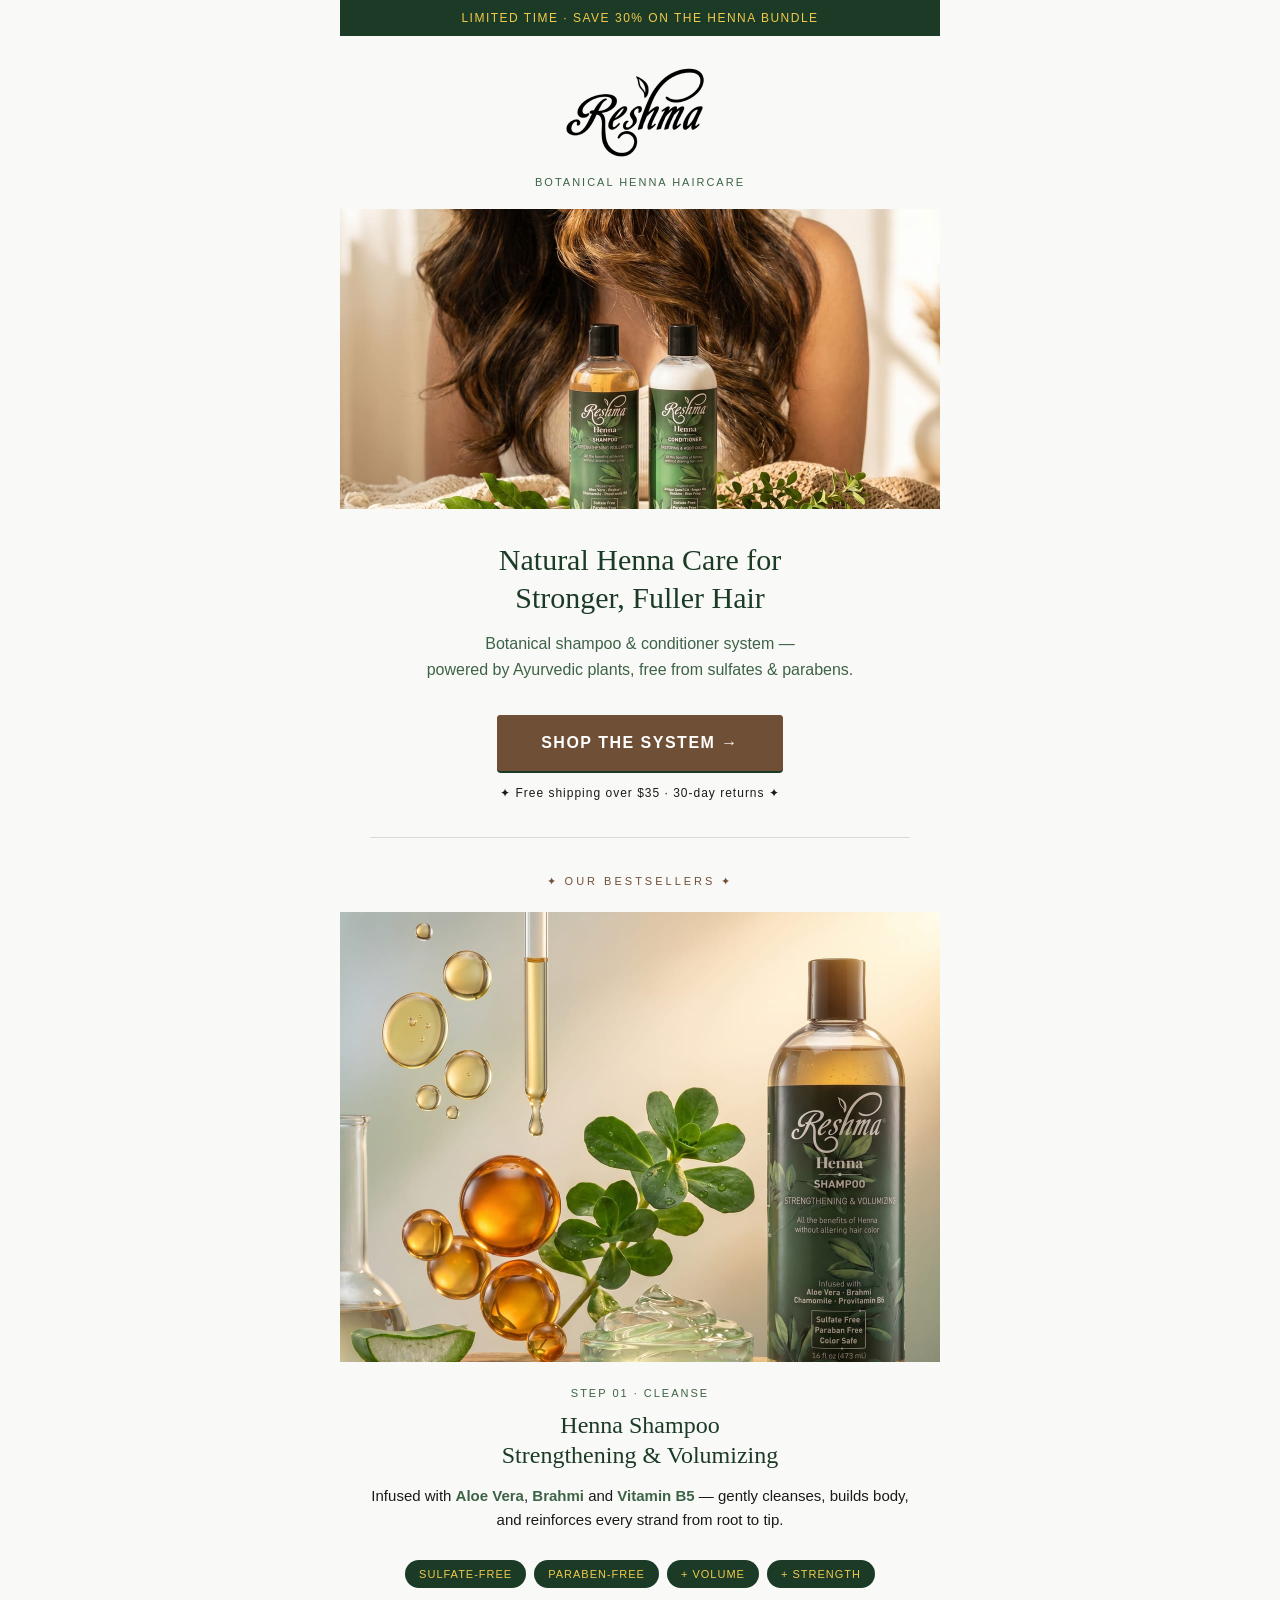
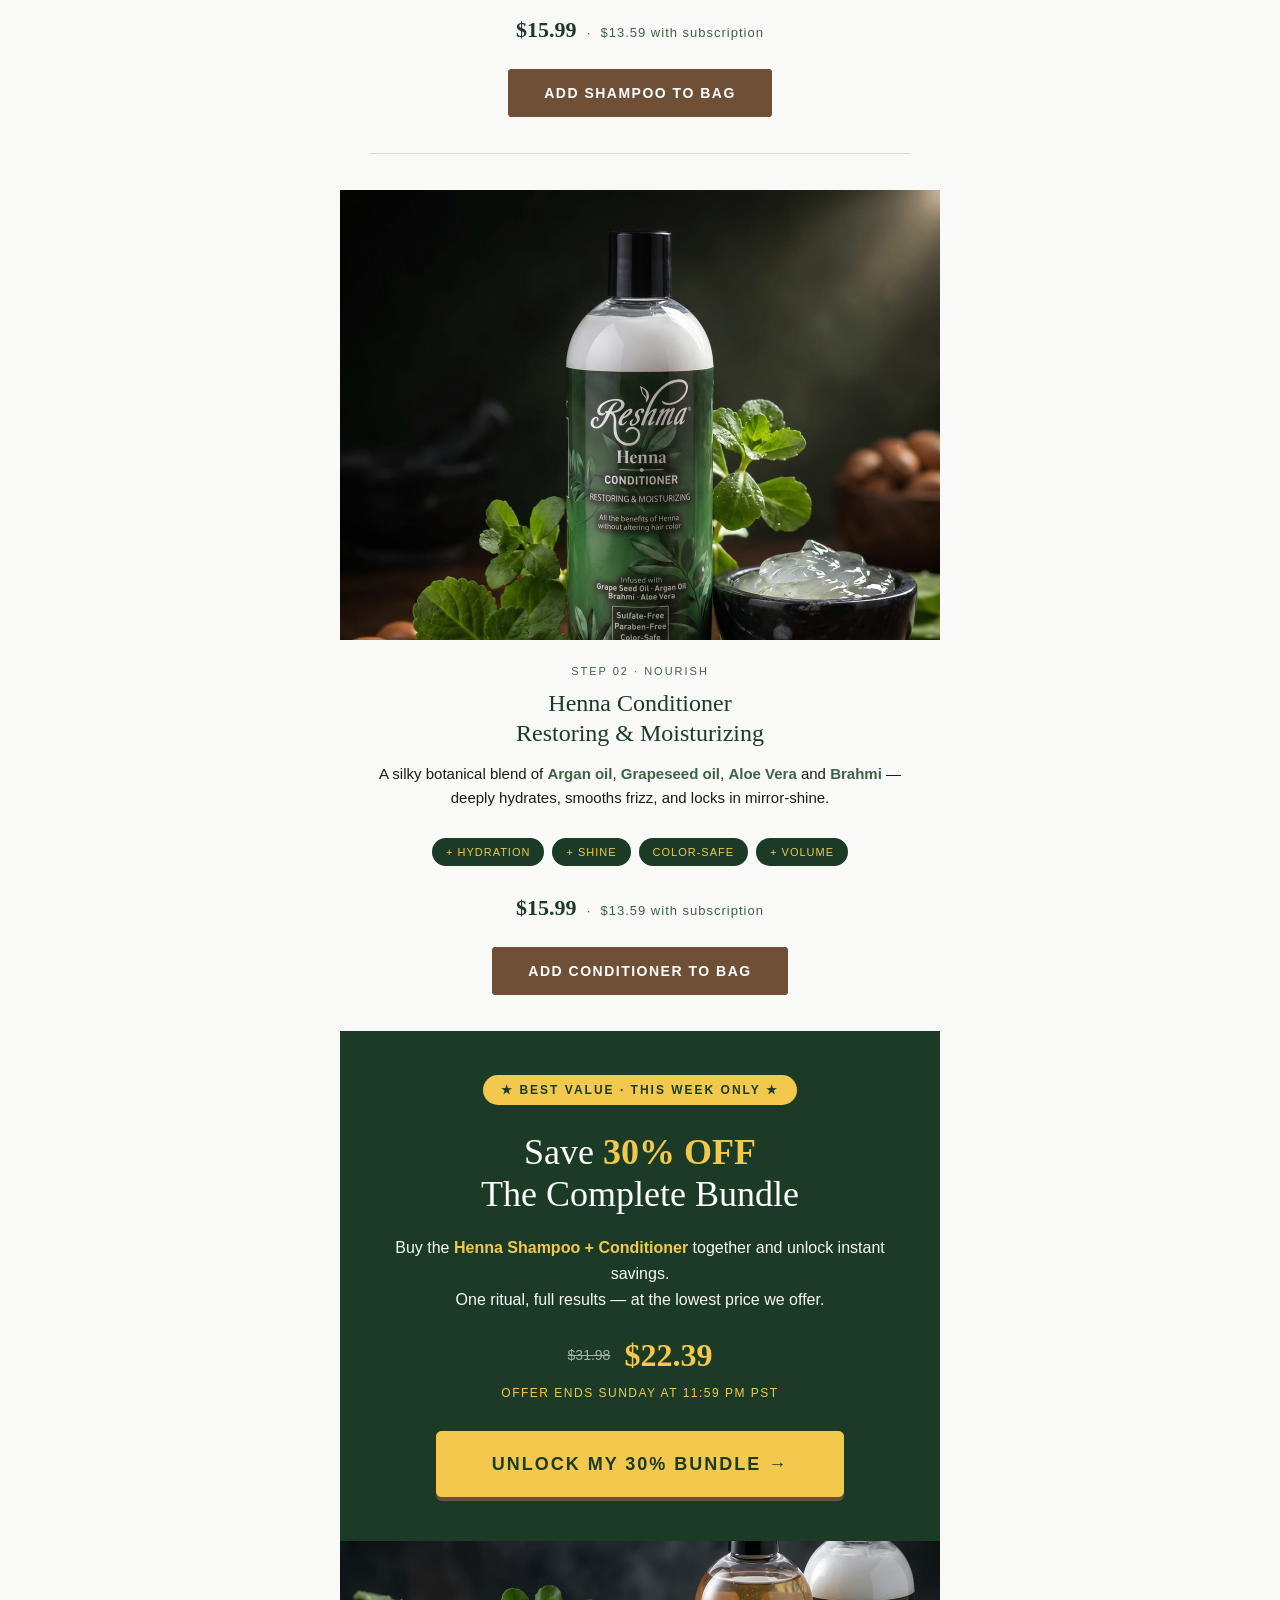
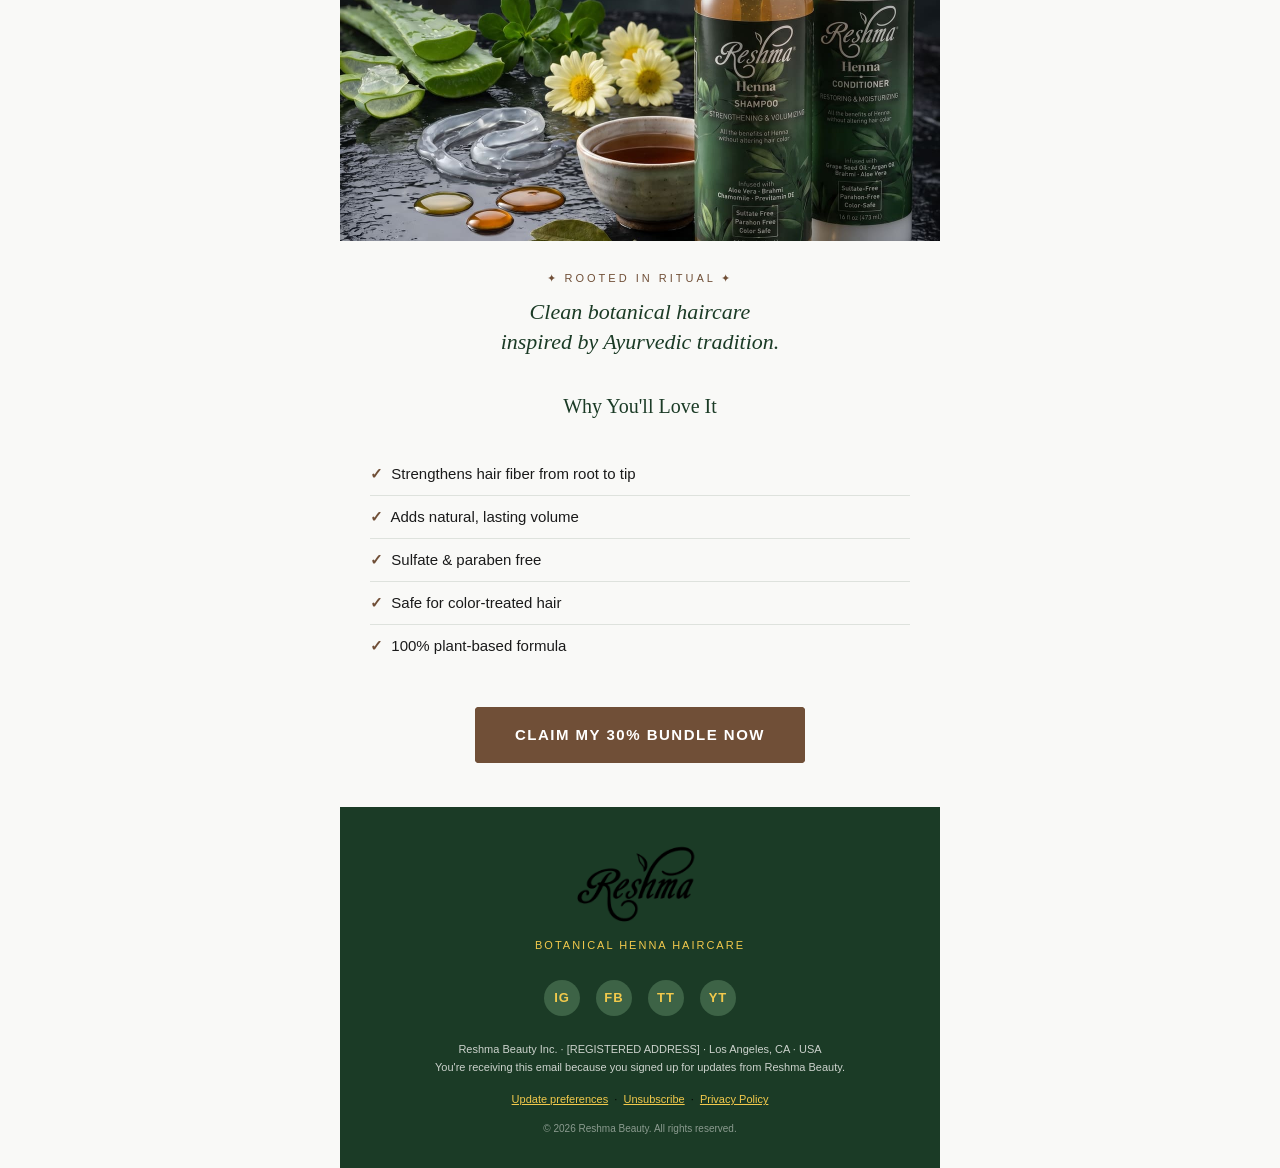
<file: index.html>
<!DOCTYPE html>
<html lang="en" xmlns="http://www.w3.org/1999/xhtml" xmlns:v="urn:schemas-microsoft-com:vml" xmlns:o="urn:schemas-microsoft-com:office:office">
<head>
<meta charset="UTF-8">
<meta name="viewport" content="width=device-width, initial-scale=1.0">
<meta http-equiv="X-UA-Compatible" content="IE=edge">
<meta name="x-apple-disable-message-reformatting">
<meta name="format-detection" content="telephone=no, date=no, address=no, email=no">
<title>Reshma Beauty – Henna Haircare</title>
<!--[if mso]>
<noscript>
<xml>
<o:OfficeDocumentSettings>
<o:PixelsPerInch>96</o:PixelsPerInch>
</o:OfficeDocumentSettings>
</xml>
</noscript>
<![endif]-->
<style type="text/css">
  body, table, td, a { -webkit-text-size-adjust:100%; -ms-text-size-adjust:100%; }
  table, td { mso-table-lspace:0pt; mso-table-rspace:0pt; }
  img { -ms-interpolation-mode:bicubic; border:0; outline:none; text-decoration:none; display:block; }
  body { margin:0 !important; padding:0 !important; width:100% !important; background-color:#F9F9F7; }
  a { text-decoration:none; }

  @media screen and (max-width: 600px) {
    .container { width:100% !important; max-width:100% !important; }
    .stack { display:block !important; width:100% !important; max-width:100% !important; }
    .px { padding-left:20px !important; padding-right:20px !important; }
    .py { padding-top:24px !important; padding-bottom:24px !important; }
    .h1 { font-size:26px !important; line-height:32px !important; }
    .h2 { font-size:22px !important; line-height:28px !important; }
    .h3 { font-size:18px !important; line-height:24px !important; }
    .body-text { font-size:15px !important; line-height:24px !important; }
    .cta { width:100% !important; display:block !important; }
    .cta a { display:block !important; width:100% !important; box-sizing:border-box !important; padding:18px 20px !important; font-size:17px !important; }
    .bundle-cta a { padding:22px 20px !important; font-size:19px !important; }
    .hero-img, .product-img, .lifestyle-img { width:100% !important; height:auto !important; }
    .price { font-size:20px !important; }
  }
</style>
</head>
<body style="margin:0; padding:0; background-color:#F9F9F7;">

<div style="display:none; max-height:0; overflow:hidden; mso-hide:all; font-size:1px; line-height:1px; color:#F9F9F7;">
  Stronger, fuller hair starts here. Save 30% on the Henna Shampoo + Conditioner bundle today.
</div>

<table role="presentation" border="0" cellspacing="0" cellpadding="0" width="100%" style="background-color:#F9F9F7;">
  <tr>
    <td align="center" style="padding:0;">

      <table role="presentation" border="0" cellspacing="0" cellpadding="0" width="600" class="container" style="width:600px; max-width:600px; background-color:#F9F9F7;">

        <tr>
          <td align="center" style="background-color:#1B3B26; padding:10px 20px; font-family:Helvetica, Arial, sans-serif; font-size:12px; line-height:16px; color:#F2C94C; letter-spacing:1.5px; text-transform:uppercase;">
            Limited Time · Save 30% on the Henna Bundle
          </td>
        </tr>

        <tr>
          <td align="center" class="px py" style="background-color:#F9F9F7; padding:28px 20px 20px 20px;">
            <table role="presentation" border="0" cellspacing="0" cellpadding="0" width="100%">
              <tr>
                <td align="center" style="padding:0;">
                  <img src="images/logo-reshma.png" width="200" alt="Reshma Beauty" style="display:block; margin:0 auto; max-width:200px; height:auto; border:0;">
                </td>
              </tr>
              <tr>
                <td align="center" style="padding-top:6px; font-family:Helvetica, Arial, sans-serif; font-size:11px; line-height:14px; color:#3D6346; letter-spacing:2px; text-transform:uppercase;">
                  Botanical Henna Haircare
                </td>
              </tr>
            </table>
          </td>
        </tr>

        <tr>
          <td align="center" style="background-color:#F9F9F7;">
            <img src="images/hero-banner.jpg" width="600" height="300" alt="Reshma Beauty Henna Haircare Hero" class="hero-img" style="width:100%; max-width:600px; height:auto; display:block;">
          </td>
        </tr>
        <tr>
          <td align="center" class="px" style="background-color:#F9F9F7; padding:32px 30px 8px 30px;">
            <table role="presentation" border="0" cellspacing="0" cellpadding="0" width="100%">
              <tr>
                <td align="center" class="h1" style="font-family:Georgia, 'Times New Roman', serif; font-size:30px; line-height:38px; color:#1B3B26; font-weight:normal;">
                  Natural Henna Care for<br>Stronger, Fuller Hair
                </td>
              </tr>
              <tr>
                <td align="center" class="body-text" style="padding-top:14px; font-family:Helvetica, Arial, sans-serif; font-size:16px; line-height:26px; color:#3D6346;">
                  Botanical shampoo &amp; conditioner system —<br>powered by Ayurvedic plants, free from sulfates &amp; parabens.
                </td>
              </tr>
            </table>
          </td>
        </tr>

        <tr>
          <td align="center" class="px" style="background-color:#F9F9F7; padding:24px 30px 36px 30px;">
            <table role="presentation" border="0" cellspacing="0" cellpadding="0" class="cta">
              <tr>
                <td align="center" bgcolor="#704F37" style="border-radius:4px; box-shadow:0 2px 0 #1B3B26;">
                  <a href="https://henna-pied.vercel.app/?utm_source=email&amp;utm_medium=newsletter&amp;utm_campaign=henna_bundle_30&amp;utm_content=hero_cta" target="_blank" style="display:inline-block; padding:18px 44px; font-family:Helvetica, Arial, sans-serif; font-size:16px; line-height:20px; font-weight:bold; color:#FFFFFF; background-color:#704F37; border-radius:4px; letter-spacing:1.5px; text-transform:uppercase; text-decoration:none;">
                    Shop The System &rarr;
                  </a>
                </td>
              </tr>
            </table>
            <table role="presentation" border="0" cellspacing="0" cellpadding="0" width="100%">
              <tr>
                <td align="center" style="padding-top:14px; font-family:Helvetica, Arial, sans-serif; font-size:12px; line-height:16px; color:#1A1A1A; letter-spacing:1px;">
                  &#10022; Free shipping over $35 &middot; 30-day returns &#10022;
                </td>
              </tr>
            </table>
          </td>
        </tr>

        <tr>
          <td align="center" style="background-color:#F9F9F7; padding:0 30px;">
            <table role="presentation" border="0" cellspacing="0" cellpadding="0" width="100%">
              <tr><td height="1" style="background-color:#1B3B26; opacity:0.15; line-height:1px; font-size:0;">&nbsp;</td></tr>
            </table>
          </td>
        </tr>

        <tr>
          <td align="center" class="px" style="background-color:#F9F9F7; padding:36px 30px 6px 30px; font-family:Helvetica, Arial, sans-serif; font-size:11px; line-height:14px; color:#704F37; letter-spacing:3px; text-transform:uppercase;">
            &#10022; Our Bestsellers &#10022;
          </td>
        </tr>

        <tr>
          <td align="center" style="background-color:#F9F9F7; padding-top:18px;">
            <img src="images/shampoo-bottle.jpg" width="600" height="450" alt="Henna Shampoo - Strengthening and Volumizing" class="product-img" style="width:100%; max-width:600px; height:auto; display:block;">
          </td>
        </tr>
        <tr>
          <td align="center" class="px" style="background-color:#F9F9F7; padding:24px 30px 4px 30px;">
            <table role="presentation" border="0" cellspacing="0" cellpadding="0" width="100%">
              <tr>
                <td align="center" style="font-family:Helvetica, Arial, sans-serif; font-size:11px; line-height:14px; color:#3D6346; letter-spacing:2px; text-transform:uppercase;">
                  Step 01 &middot; Cleanse
                </td>
              </tr>
              <tr>
                <td align="center" class="h2" style="padding-top:10px; font-family:Georgia, 'Times New Roman', serif; font-size:24px; line-height:30px; color:#1B3B26; font-weight:normal;">
                  Henna Shampoo<br>Strengthening &amp; Volumizing
                </td>
              </tr>
              <tr>
                <td align="center" class="body-text" style="padding-top:14px; font-family:Helvetica, Arial, sans-serif; font-size:15px; line-height:24px; color:#1A1A1A;">
                  Infused with <strong style="color:#3D6346;">Aloe Vera</strong>, <strong style="color:#3D6346;">Brahmi</strong> and <strong style="color:#3D6346;">Vitamin B5</strong> &mdash; gently cleanses, builds body, and reinforces every strand from root to tip.
                </td>
              </tr>
            </table>
          </td>
        </tr>

        <tr>
          <td align="center" class="px" style="background-color:#F9F9F7; padding:18px 30px 4px 30px;">
            <table role="presentation" border="0" cellspacing="0" cellpadding="0">
              <tr>
                <td align="center" style="padding:6px 4px;">
                  <table role="presentation" border="0" cellspacing="0" cellpadding="0">
                    <tr>
                      <td bgcolor="#1B3B26" style="border-radius:20px; padding:7px 14px; font-family:Helvetica, Arial, sans-serif; font-size:11px; line-height:14px; color:#F2C94C; letter-spacing:1px; text-transform:uppercase;">Sulfate-Free</td>
                    </tr>
                  </table>
                </td>
                <td align="center" style="padding:6px 4px;">
                  <table role="presentation" border="0" cellspacing="0" cellpadding="0">
                    <tr>
                      <td bgcolor="#1B3B26" style="border-radius:20px; padding:7px 14px; font-family:Helvetica, Arial, sans-serif; font-size:11px; line-height:14px; color:#F2C94C; letter-spacing:1px; text-transform:uppercase;">Paraben-Free</td>
                    </tr>
                  </table>
                </td>
                <td align="center" style="padding:6px 4px;">
                  <table role="presentation" border="0" cellspacing="0" cellpadding="0">
                    <tr>
                      <td bgcolor="#1B3B26" style="border-radius:20px; padding:7px 14px; font-family:Helvetica, Arial, sans-serif; font-size:11px; line-height:14px; color:#F2C94C; letter-spacing:1px; text-transform:uppercase;">+ Volume</td>
                    </tr>
                  </table>
                </td>
                <td align="center" style="padding:6px 4px;">
                  <table role="presentation" border="0" cellspacing="0" cellpadding="0">
                    <tr>
                      <td bgcolor="#1B3B26" style="border-radius:20px; padding:7px 14px; font-family:Helvetica, Arial, sans-serif; font-size:11px; line-height:14px; color:#F2C94C; letter-spacing:1px; text-transform:uppercase;">+ Strength</td>
                    </tr>
                  </table>
                </td>
              </tr>
            </table>
          </td>
        </tr>

        <tr>
          <td align="center" class="px" style="background-color:#F9F9F7; padding:18px 30px 8px 30px;">
            <table role="presentation" border="0" cellspacing="0" cellpadding="0" width="100%">
              <tr>
                <td align="center" class="price" style="font-family:Georgia, 'Times New Roman', serif; font-size:22px; line-height:28px; color:#1B3B26;">
                  <strong>$15.99</strong>
                  <span style="font-family:Helvetica, Arial, sans-serif; font-size:13px; color:#3D6346; letter-spacing:1px;">&nbsp;&middot;&nbsp; $13.59 with subscription</span>
                </td>
              </tr>
            </table>
          </td>
        </tr>
        <tr>
          <td align="center" class="px" style="background-color:#F9F9F7; padding:14px 30px 36px 30px;">
            <table role="presentation" border="0" cellspacing="0" cellpadding="0" class="cta">
              <tr>
                <td align="center" bgcolor="#704F37" style="border-radius:4px;">
                  <a href="https://henna-pied.vercel.app/?utm_source=email&amp;utm_medium=newsletter&amp;utm_campaign=henna_bundle_30&amp;utm_content=product_shampoo#products" target="_blank" style="display:inline-block; padding:15px 36px; font-family:Helvetica, Arial, sans-serif; font-size:14px; line-height:18px; font-weight:bold; color:#FFFFFF; background-color:#704F37; border-radius:4px; letter-spacing:1.5px; text-transform:uppercase; text-decoration:none;">
                    Add Shampoo to Bag
                  </a>
                </td>
              </tr>
            </table>
          </td>
        </tr>

        <tr>
          <td align="center" style="background-color:#F9F9F7; padding:0 30px;">
            <table role="presentation" border="0" cellspacing="0" cellpadding="0" width="100%">
              <tr><td height="1" style="background-color:#1B3B26; opacity:0.15; line-height:1px; font-size:0;">&nbsp;</td></tr>
            </table>
          </td>
        </tr>

        <tr>
          <td align="center" style="background-color:#F9F9F7; padding-top:36px;">
            <img src="images/conditioner-bottle.jpg" width="600" height="450" alt="Henna Conditioner - Restoring and Moisturizing" class="product-img" style="width:100%; max-width:600px; height:auto; display:block;">
          </td>
        </tr>
        <tr>
          <td align="center" class="px" style="background-color:#F9F9F7; padding:24px 30px 4px 30px;">
            <table role="presentation" border="0" cellspacing="0" cellpadding="0" width="100%">
              <tr>
                <td align="center" style="font-family:Helvetica, Arial, sans-serif; font-size:11px; line-height:14px; color:#3D6346; letter-spacing:2px; text-transform:uppercase;">
                  Step 02 &middot; Nourish
                </td>
              </tr>
              <tr>
                <td align="center" class="h2" style="padding-top:10px; font-family:Georgia, 'Times New Roman', serif; font-size:24px; line-height:30px; color:#1B3B26; font-weight:normal;">
                  Henna Conditioner<br>Restoring &amp; Moisturizing
                </td>
              </tr>
              <tr>
                <td align="center" class="body-text" style="padding-top:14px; font-family:Helvetica, Arial, sans-serif; font-size:15px; line-height:24px; color:#1A1A1A;">
                  A silky botanical blend of <strong style="color:#3D6346;">Argan oil</strong>, <strong style="color:#3D6346;">Grapeseed oil</strong>, <strong style="color:#3D6346;">Aloe Vera</strong> and <strong style="color:#3D6346;">Brahmi</strong> &mdash; deeply hydrates, smooths frizz, and locks in mirror-shine.
                </td>
              </tr>
            </table>
          </td>
        </tr>

        <tr>
          <td align="center" class="px" style="background-color:#F9F9F7; padding:18px 30px 4px 30px;">
            <table role="presentation" border="0" cellspacing="0" cellpadding="0">
              <tr>
                <td align="center" style="padding:6px 4px;">
                  <table role="presentation" border="0" cellspacing="0" cellpadding="0">
                    <tr>
                      <td bgcolor="#1B3B26" style="border-radius:20px; padding:7px 14px; font-family:Helvetica, Arial, sans-serif; font-size:11px; line-height:14px; color:#F2C94C; letter-spacing:1px; text-transform:uppercase;">+ Hydration</td>
                    </tr>
                  </table>
                </td>
                <td align="center" style="padding:6px 4px;">
                  <table role="presentation" border="0" cellspacing="0" cellpadding="0">
                    <tr>
                      <td bgcolor="#1B3B26" style="border-radius:20px; padding:7px 14px; font-family:Helvetica, Arial, sans-serif; font-size:11px; line-height:14px; color:#F2C94C; letter-spacing:1px; text-transform:uppercase;">+ Shine</td>
                    </tr>
                  </table>
                </td>
                <td align="center" style="padding:6px 4px;">
                  <table role="presentation" border="0" cellspacing="0" cellpadding="0">
                    <tr>
                      <td bgcolor="#1B3B26" style="border-radius:20px; padding:7px 14px; font-family:Helvetica, Arial, sans-serif; font-size:11px; line-height:14px; color:#F2C94C; letter-spacing:1px; text-transform:uppercase;">Color-Safe</td>
                    </tr>
                  </table>
                </td>
                <td align="center" style="padding:6px 4px;">
                  <table role="presentation" border="0" cellspacing="0" cellpadding="0">
                    <tr>
                      <td bgcolor="#1B3B26" style="border-radius:20px; padding:7px 14px; font-family:Helvetica, Arial, sans-serif; font-size:11px; line-height:14px; color:#F2C94C; letter-spacing:1px; text-transform:uppercase;">+ Volume</td>
                    </tr>
                  </table>
                </td>
              </tr>
            </table>
          </td>
        </tr>

        <tr>
          <td align="center" class="px" style="background-color:#F9F9F7; padding:18px 30px 8px 30px;">
            <table role="presentation" border="0" cellspacing="0" cellpadding="0" width="100%">
              <tr>
                <td align="center" class="price" style="font-family:Georgia, 'Times New Roman', serif; font-size:22px; line-height:28px; color:#1B3B26;">
                  <strong>$15.99</strong>
                  <span style="font-family:Helvetica, Arial, sans-serif; font-size:13px; color:#3D6346; letter-spacing:1px;">&nbsp;&middot;&nbsp; $13.59 with subscription</span>
                </td>
              </tr>
            </table>
          </td>
        </tr>
        <tr>
          <td align="center" class="px" style="background-color:#F9F9F7; padding:14px 30px 36px 30px;">
            <table role="presentation" border="0" cellspacing="0" cellpadding="0" class="cta">
              <tr>
                <td align="center" bgcolor="#704F37" style="border-radius:4px;">
                  <a href="https://henna-pied.vercel.app/?utm_source=email&amp;utm_medium=newsletter&amp;utm_campaign=henna_bundle_30&amp;utm_content=product_conditioner#products" target="_blank" style="display:inline-block; padding:15px 36px; font-family:Helvetica, Arial, sans-serif; font-size:14px; line-height:18px; font-weight:bold; color:#FFFFFF; background-color:#704F37; border-radius:4px; letter-spacing:1.5px; text-transform:uppercase; text-decoration:none;">
                    Add Conditioner to Bag
                  </a>
                </td>
              </tr>
            </table>
          </td>
        </tr>

        <tr>
          <td align="center" style="background-color:#1B3B26; padding:0;">
            <table role="presentation" border="0" cellspacing="0" cellpadding="0" width="100%">
              <tr>
                <td align="center" class="px" style="padding:44px 30px 8px 30px;">
                  <table role="presentation" border="0" cellspacing="0" cellpadding="0">
                    <tr>
                      <td bgcolor="#F2C94C" style="border-radius:30px; padding:8px 18px; font-family:Helvetica, Arial, sans-serif; font-size:12px; line-height:14px; color:#1B3B26; letter-spacing:2px; font-weight:bold; text-transform:uppercase;">
                        &#9733; Best Value &middot; This Week Only &#9733;
                      </td>
                    </tr>
                  </table>
                </td>
              </tr>
              <tr>
                <td align="center" class="px" style="padding:18px 30px 6px 30px;">
                  <div class="h1" style="font-family:Georgia, 'Times New Roman', serif; font-size:36px; line-height:42px; color:#FFFFFF; font-weight:normal;">
                    Save <span style="color:#F2C94C; font-weight:bold;">30% OFF</span><br>The Complete Bundle
                  </div>
                </td>
              </tr>
              <tr>
                <td align="center" class="px" style="padding:14px 30px 6px 30px;">
                  <div class="body-text" style="font-family:Helvetica, Arial, sans-serif; font-size:16px; line-height:26px; color:#F9F9F7;">
                    Buy the <strong style="color:#F2C94C;">Henna Shampoo + Conditioner</strong> together and unlock instant savings.<br>One ritual, full results &mdash; at the lowest price we offer.
                  </div>
                </td>
              </tr>
              <tr>
                <td align="center" class="px" style="padding:18px 30px 6px 30px;">
                  <table role="presentation" border="0" cellspacing="0" cellpadding="0">
                    <tr>
                      <td align="center" style="font-family:Helvetica, Arial, sans-serif; font-size:14px; color:#FFFFFF; padding-right:14px;">
                        <span style="text-decoration:line-through; opacity:0.6;">$31.98</span>
                      </td>
                      <td align="center" style="font-family:Georgia, 'Times New Roman', serif; font-size:32px; line-height:36px; color:#F2C94C; font-weight:bold;">
                        $22.39
                      </td>
                    </tr>
                  </table>
                </td>
              </tr>
              <tr>
                <td align="center" class="px" style="padding:6px 30px 8px 30px; font-family:Helvetica, Arial, sans-serif; font-size:12px; line-height:16px; color:#F2C94C; letter-spacing:1.5px; text-transform:uppercase;">
                  Offer ends Sunday at 11:59 PM PST
                </td>
              </tr>
              <tr>
                <td align="center" class="px" style="padding:22px 30px 44px 30px;">
                  <table role="presentation" border="0" cellspacing="0" cellpadding="0" class="cta bundle-cta">
                    <tr>
                      <td align="center" bgcolor="#F2C94C" style="border-radius:6px; box-shadow:0 4px 0 #704F37;">
                        <a href="https://henna-pied.vercel.app/?utm_source=email&amp;utm_medium=newsletter&amp;utm_campaign=henna_bundle_30&amp;utm_content=bundle_primary#bundle" target="_blank" style="display:inline-block; padding:22px 56px; font-family:Helvetica, Arial, sans-serif; font-size:18px; line-height:22px; font-weight:bold; color:#1B3B26; background-color:#F2C94C; border-radius:6px; letter-spacing:2px; text-transform:uppercase; text-decoration:none;">
                          Unlock My 30% Bundle &rarr;
                        </a>
                      </td>
                    </tr>
                  </table>
                </td>
              </tr>
            </table>
          </td>
        </tr>

        <tr>
          <td align="center" style="background-color:#F9F9F7; padding-top:0;">
            <img src="images/botanical-lifestyle.jpg" width="600" height="300" alt="Botanical Ayurvedic Lifestyle" class="lifestyle-img" style="width:100%; max-width:600px; height:auto; display:block;">
          </td>
        </tr>
        <tr>
          <td align="center" class="px" style="background-color:#F9F9F7; padding:30px 30px 36px 30px;">
            <table role="presentation" border="0" cellspacing="0" cellpadding="0" width="100%">
              <tr>
                <td align="center" style="font-family:Helvetica, Arial, sans-serif; font-size:11px; line-height:14px; color:#704F37; letter-spacing:3px; text-transform:uppercase;">
                  &#10022; Rooted in Ritual &#10022;
                </td>
              </tr>
              <tr>
                <td align="center" class="h2" style="padding-top:12px; font-family:Georgia, 'Times New Roman', serif; font-size:22px; line-height:30px; color:#1B3B26; font-weight:normal; font-style:italic;">
                  Clean botanical haircare<br>inspired by Ayurvedic tradition.
                </td>
              </tr>
            </table>
          </td>
        </tr>

        <tr>
          <td align="center" class="px" style="background-color:#F9F9F7; padding:0 30px 16px 30px;">
            <table role="presentation" border="0" cellspacing="0" cellpadding="0" width="100%">
              <tr>
                <td align="center" class="h3" style="font-family:Georgia, 'Times New Roman', serif; font-size:20px; line-height:26px; color:#1B3B26; font-weight:normal; padding-bottom:18px;">
                  Why You'll Love It
                </td>
              </tr>
            </table>
          </td>
        </tr>
        <tr>
          <td align="center" class="px" style="background-color:#F9F9F7; padding:0 30px 16px 30px;">
            <table role="presentation" border="0" cellspacing="0" cellpadding="0" width="100%">
              <tr>
                <td style="padding:10px 0; border-bottom:1px solid rgba(27,59,38,0.12); font-family:Helvetica, Arial, sans-serif; font-size:15px; line-height:22px; color:#1A1A1A;">
                  <span style="color:#704F37; font-weight:bold;">&#10003;</span> &nbsp;Strengthens hair fiber from root to tip
                </td>
              </tr>
              <tr>
                <td style="padding:10px 0; border-bottom:1px solid rgba(27,59,38,0.12); font-family:Helvetica, Arial, sans-serif; font-size:15px; line-height:22px; color:#1A1A1A;">
                  <span style="color:#704F37; font-weight:bold;">&#10003;</span> &nbsp;Adds natural, lasting volume
                </td>
              </tr>
              <tr>
                <td style="padding:10px 0; border-bottom:1px solid rgba(27,59,38,0.12); font-family:Helvetica, Arial, sans-serif; font-size:15px; line-height:22px; color:#1A1A1A;">
                  <span style="color:#704F37; font-weight:bold;">&#10003;</span> &nbsp;Sulfate &amp; paraben free
                </td>
              </tr>
              <tr>
                <td style="padding:10px 0; border-bottom:1px solid rgba(27,59,38,0.12); font-family:Helvetica, Arial, sans-serif; font-size:15px; line-height:22px; color:#1A1A1A;">
                  <span style="color:#704F37; font-weight:bold;">&#10003;</span> &nbsp;Safe for color-treated hair
                </td>
              </tr>
              <tr>
                <td style="padding:10px 0; font-family:Helvetica, Arial, sans-serif; font-size:15px; line-height:22px; color:#1A1A1A;">
                  <span style="color:#704F37; font-weight:bold;">&#10003;</span> &nbsp;100% plant-based formula
                </td>
              </tr>
            </table>
          </td>
        </tr>

        <tr>
          <td align="center" class="px" style="background-color:#F9F9F7; padding:24px 30px 44px 30px;">
            <table role="presentation" border="0" cellspacing="0" cellpadding="0" class="cta">
              <tr>
                <td align="center" bgcolor="#704F37" style="border-radius:4px;">
                  <a href="https://henna-pied.vercel.app/?utm_source=email&amp;utm_medium=newsletter&amp;utm_campaign=henna_bundle_30&amp;utm_content=bundle_reinforce#bundle" target="_blank" style="display:inline-block; padding:18px 40px; font-family:Helvetica, Arial, sans-serif; font-size:15px; line-height:20px; font-weight:bold; color:#FFFFFF; background-color:#704F37; border-radius:4px; letter-spacing:1.5px; text-transform:uppercase; text-decoration:none;">
                    Claim My 30% Bundle Now
                  </a>
                </td>
              </tr>
            </table>
          </td>
        </tr>

        <tr>
          <td align="center" style="background-color:#1B3B26; padding:36px 30px 20px 30px;">
            <table role="presentation" border="0" cellspacing="0" cellpadding="0" width="100%">
              <tr>
                <td align="center" style="padding:0;">
                  <img src="images/logo-reshma.png" width="170" alt="Reshma Beauty" style="display:block; margin:0 auto; max-width:170px; height:auto; border:0;">
                </td>
              </tr>
              <tr>
                <td align="center" style="padding-top:6px; font-family:Helvetica, Arial, sans-serif; font-size:11px; line-height:14px; color:#F2C94C; letter-spacing:2px; text-transform:uppercase;">
                  Botanical Henna Haircare
                </td>
              </tr>
            </table>
          </td>
        </tr>

        <tr>
          <td align="center" style="background-color:#1B3B26; padding:8px 30px 24px 30px;">
            <table role="presentation" border="0" cellspacing="0" cellpadding="0">
              <tr>
                <td align="center" style="padding:0 8px;">
                  <a href="https://www.instagram.com/reshmabeauty" target="_blank" title="Follow us on Instagram" style="display:inline-block; width:36px; height:36px; line-height:36px; background-color:#3D6346; border-radius:50%; font-family:Helvetica, Arial, sans-serif; font-size:13px; color:#F2C94C; text-decoration:none; font-weight:bold; letter-spacing:1px;">IG</a>
                </td>
                <td align="center" style="padding:0 8px;">
                  <a href="https://www.facebook.com/reshmabeauty" target="_blank" title="Follow us on Facebook" style="display:inline-block; width:36px; height:36px; line-height:36px; background-color:#3D6346; border-radius:50%; font-family:Helvetica, Arial, sans-serif; font-size:13px; color:#F2C94C; text-decoration:none; font-weight:bold; letter-spacing:1px;">FB</a>
                </td>
                <td align="center" style="padding:0 8px;">
                  <a href="https://www.tiktok.com/@reshmabeauty" target="_blank" title="Follow us on TikTok" style="display:inline-block; width:36px; height:36px; line-height:36px; background-color:#3D6346; border-radius:50%; font-family:Helvetica, Arial, sans-serif; font-size:13px; color:#F2C94C; text-decoration:none; font-weight:bold; letter-spacing:1px;">TT</a>
                </td>
                <td align="center" style="padding:0 8px;">
                  <a href="https://www.youtube.com/@reshmabeauty" target="_blank" title="Follow us on YouTube" style="display:inline-block; width:36px; height:36px; line-height:36px; background-color:#3D6346; border-radius:50%; font-family:Helvetica, Arial, sans-serif; font-size:13px; color:#F2C94C; text-decoration:none; font-weight:bold; letter-spacing:1px;">YT</a>
                </td>
              </tr>
            </table>
          </td>
        </tr>

        <tr>
          <td align="center" class="px" style="background-color:#1B3B26; padding:0 30px 32px 30px;">
            <table role="presentation" border="0" cellspacing="0" cellpadding="0" width="100%">
              <tr>
                <td align="center" style="font-family:Helvetica, Arial, sans-serif; font-size:11px; line-height:18px; color:#F9F9F7; opacity:0.8;">
                  Reshma Beauty Inc. &middot; [REGISTERED ADDRESS] &middot; Los Angeles, CA &middot; USA<br>
                  You're receiving this email because you signed up for updates from Reshma Beauty.
                </td>
              </tr>
              <tr>
                <td align="center" style="padding-top:14px; font-family:Helvetica, Arial, sans-serif; font-size:11px; line-height:18px;">
                  <a href="#" style="color:#F2C94C; text-decoration:underline;">Update preferences</a>
                  &nbsp;&middot;&nbsp;
                  <a href="#" style="color:#F2C94C; text-decoration:underline;">Unsubscribe</a>
                  &nbsp;&middot;&nbsp;
                  <a href="https://reshmabeauty.com/pages/privacy-policy" style="color:#F2C94C; text-decoration:underline;">Privacy Policy</a>
                </td>
              </tr>
              <tr>
                <td align="center" style="padding-top:14px; font-family:Helvetica, Arial, sans-serif; font-size:10px; line-height:14px; color:#F9F9F7; opacity:0.5;">
                  &copy; 2026 Reshma Beauty. All rights reserved.
                </td>
              </tr>
            </table>
          </td>
        </tr>

      </table>
    </td>
  </tr>
</table>

</body>
</html>
</file>
